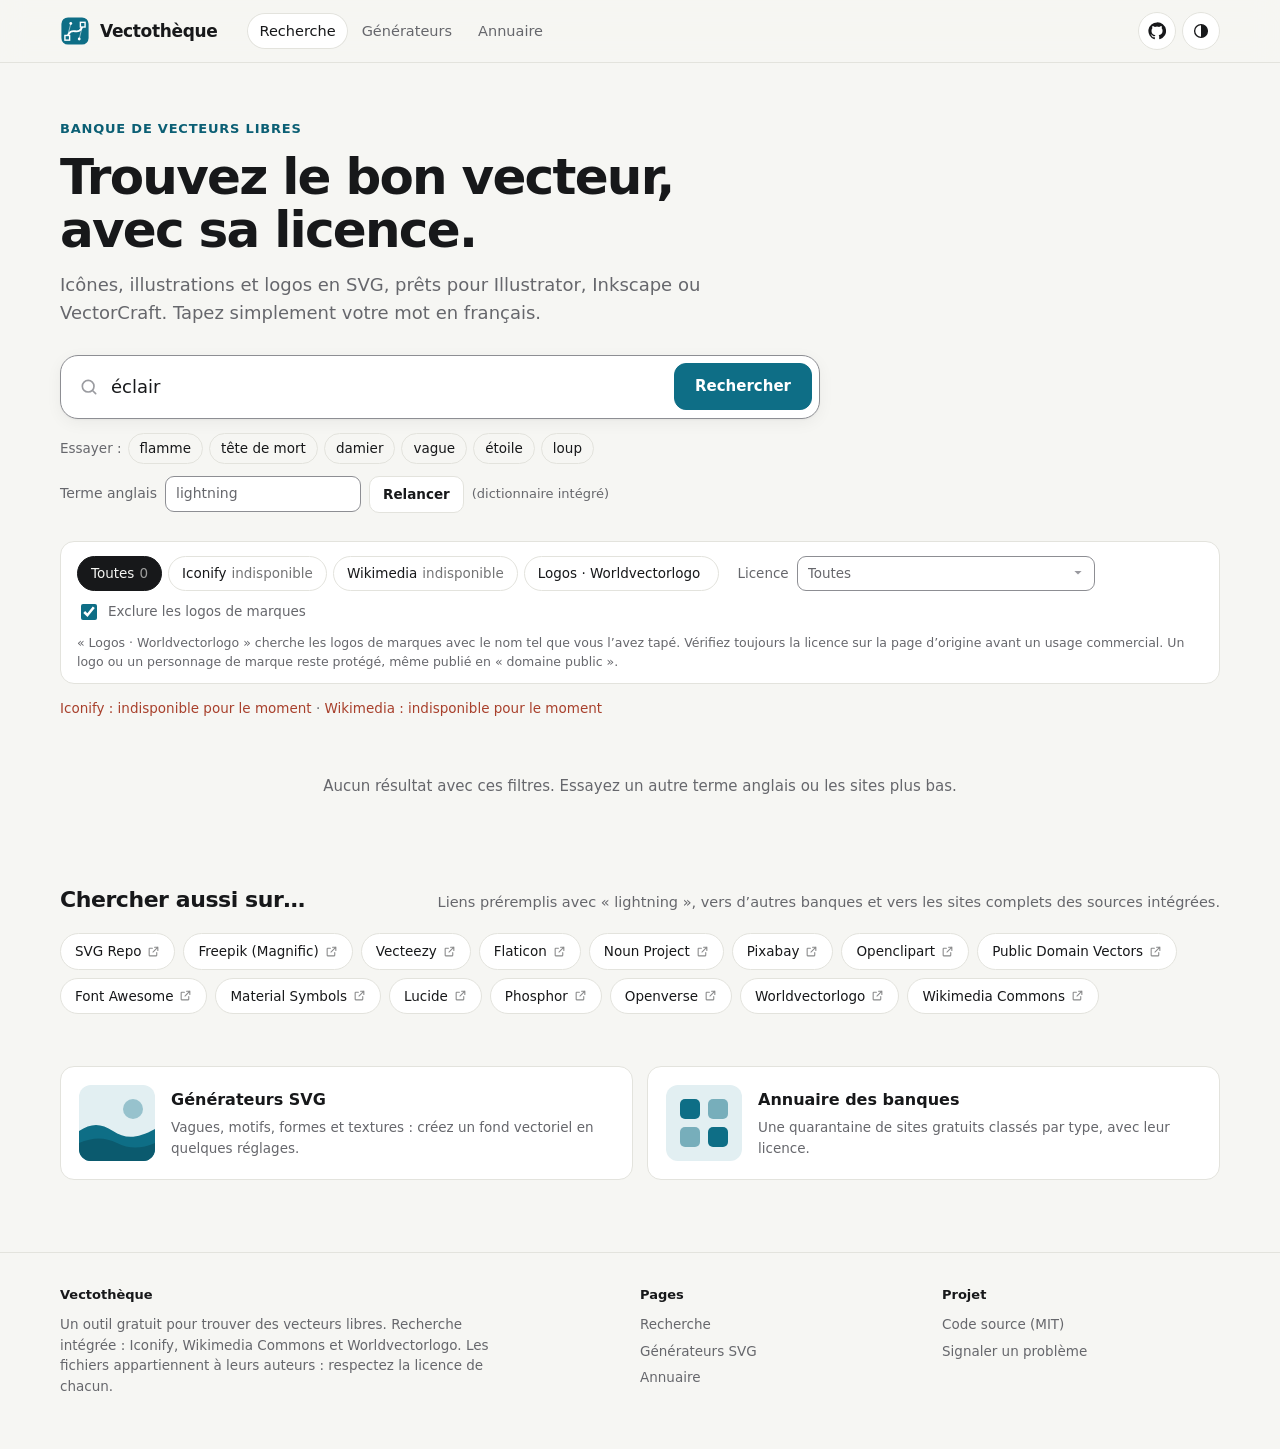
<file: index.html>
<!doctype html>
<html lang="fr">
<head>
<meta charset="utf-8">
<meta name="viewport" content="width=device-width, initial-scale=1">
<title>Vectothèque · Vecteurs SVG libres avec leur licence</title>
<meta name="description" content="Cherchez parmi des centaines de milliers d’icônes et d’illustrations SVG libres, avec leur licence, ainsi que des logos de marques. Pour Illustrator, Inkscape et VectorCraft.">
<meta property="og:title" content="Vectothèque">
<meta property="og:description" content="Icônes, illustrations et logos en SVG, avec leur licence affichée.">
<meta property="og:type" content="website">
<meta name="theme-color" content="#0e6e86">
<link rel="icon" href="assets/img/logo.svg" type="image/svg+xml">
<link rel="icon" href="favicon.ico" sizes="any">
<link rel="apple-touch-icon" href="assets/img/apple-touch-icon.png">
<link rel="manifest" href="site.webmanifest">
<link rel="stylesheet" href="assets/css/style.css?v=4">
<script>try{var t=localStorage.getItem("vt-theme");if(t&&t!=="auto")document.documentElement.setAttribute("data-theme",t)}catch(e){}</script>
</head>
<body>

<header class="site-header">
  <div class="wrap">
    <a class="brand" href="index.html"><img src="assets/img/logo.svg" alt="">Vectothèque</a>
    <nav class="nav" aria-label="Pages">
      <a href="index.html" aria-current="page">Recherche</a>
      <a href="generateurs.html">Générateurs</a>
      <a href="annuaire.html">Annuaire</a>
    </nav>
    <div class="header-actions">
      <a class="icon-btn" href="https://github.com/egstar38-afk/vectotheque" target="_blank" rel="noopener" title="Code source sur GitHub" aria-label="Code source sur GitHub">
        <svg viewBox="0 0 24 24" fill="currentColor"><path d="M12 .5a11.5 11.5 0 0 0-3.64 22.41c.58.1.79-.25.79-.56v-2c-3.2.7-3.88-1.37-3.88-1.37-.52-1.33-1.28-1.69-1.28-1.69-1.05-.71.08-.7.08-.7 1.16.08 1.77 1.19 1.77 1.19 1.03 1.77 2.7 1.26 3.36.96.1-.75.4-1.26.73-1.55-2.55-.29-5.24-1.28-5.24-5.68 0-1.26.45-2.28 1.19-3.09-.12-.29-.52-1.46.11-3.05 0 0 .97-.31 3.17 1.18a11 11 0 0 1 5.77 0c2.2-1.49 3.17-1.18 3.17-1.18.63 1.59.23 2.76.11 3.05.74.81 1.19 1.83 1.19 3.09 0 4.41-2.69 5.38-5.26 5.67.41.36.78 1.06.78 2.14v3.17c0 .31.21.67.8.56A11.5 11.5 0 0 0 12 .5z"/></svg>
      </a>
      <button class="icon-btn" id="themeBtn" type="button"></button>
    </div>
  </div>
</header>

<main class="wrap">

  <section class="hero" aria-labelledby="h1">
    <p class="eyebrow">Banque de vecteurs libres</p>
    <h1 id="h1">Trouvez le bon vecteur, avec sa licence.</h1>
    <p class="lead">Icônes, illustrations et logos en SVG, prêts pour Illustrator, Inkscape ou VectorCraft. Tapez simplement votre mot en français.</p>

    <form class="searchbox" id="searchForm" role="search">
      <svg viewBox="0 0 24 24" fill="none" stroke="currentColor" stroke-width="2" stroke-linecap="round"><circle cx="11" cy="11" r="7"/><path d="m20 20-3.5-3.5"/></svg>
      <label class="sr" for="q">Mot-clé en français</label>
      <input id="q" name="q" type="search" placeholder="Éclair, flamme, tête de mort, vague…" autocomplete="off" value="éclair">
      <button class="btn" type="submit">Rechercher</button>
    </form>
    <div class="under-search">
      <div class="suggest" id="suggest">
        <span>Essayer :</span>
        <button type="button">flamme</button>
        <button type="button">tête de mort</button>
        <button type="button">damier</button>
        <button type="button">vague</button>
        <button type="button">étoile</button>
        <button type="button">loup</button>
      </div>
      <div class="term-row">
        <label for="term">Terme anglais</label>
        <input class="term-input" id="term" type="text" autocomplete="off" spellcheck="false" title="Le terme réellement cherché. Corrigez-le si la traduction ne convient pas.">
        <button class="btn ghost small" id="termBtn" type="button">Relancer</button>
        <span class="note" id="termNote"></span>
      </div>
    </div>
  </section>

  <section aria-label="Résultats">
    <div class="panel filters">
      <div class="toolbar">
        <div class="chips" id="sourceChips" role="group" aria-label="Filtrer par source"></div>
        <label class="field-label">Licence
          <select class="select" id="licFilter">
            <option value="all">Toutes</option>
            <option value="commercial">Usage commercial possible</option>
            <option value="noattrib">Sans attribution (CC0, MIT, Apache…)</option>
            <option value="libre">Domaine public / CC0 uniquement</option>
          </select>
        </label>
        <label class="check"><input type="checkbox" id="noLogos" checked> Exclure les logos de marques</label>
      </div>
      <p class="filters-note">« Logos · Worldvectorlogo » cherche les logos de marques avec le nom tel que vous l’avez tapé. Vérifiez toujours la licence sur la page d’origine avant un usage commercial. Un logo ou un personnage de marque reste protégé, même publié en « domaine public ».</p>
    </div>
    <p class="status" id="status" aria-live="polite"></p>
    <div class="grid" id="grid"></div>
    <div class="more-row" id="moreRow" hidden><button class="btn ghost" id="moreBtn" type="button">Plus de résultats</button></div>
  </section>

  <section class="section" aria-labelledby="h-ailleurs">
    <div class="section-head">
      <h2 id="h-ailleurs">Chercher aussi sur…</h2>
      <p id="elsewhereQ"></p>
    </div>
    <div class="elsewhere" id="elsewhere"></div>
  </section>

  <section class="section" aria-label="Autres pages">
    <div class="tiles">
      <a class="tile" href="generateurs.html">
        <div class="art"><svg viewBox="0 0 76 76" preserveAspectRatio="none"><path d="M0 46c12-8 22-8 34 0s24 8 42-2v32H0z" fill="#0e6e86"/><path d="M0 58c14-6 26-6 38 0s24 6 38 0v18H0z" fill="#0b5a6e"/><circle cx="54" cy="24" r="10" fill="#0e6e86" opacity=".35"/></svg></div>
        <div><h3>Générateurs SVG</h3><p>Vagues, motifs, formes et textures : créez un fond vectoriel en quelques réglages.</p></div>
      </a>
      <a class="tile" href="annuaire.html">
        <div class="art"><svg viewBox="0 0 76 76"><g fill="#0e6e86"><rect x="14" y="14" width="20" height="20" rx="5"/><rect x="42" y="14" width="20" height="20" rx="5" opacity=".5"/><rect x="14" y="42" width="20" height="20" rx="5" opacity=".5"/><rect x="42" y="42" width="20" height="20" rx="5"/></g></svg></div>
        <div><h3>Annuaire des banques</h3><p>Une quarantaine de sites gratuits classés par type, avec leur licence.</p></div>
      </a>
    </div>
  </section>

</main>

<footer class="site-footer">
  <div class="wrap cols">
    <div>
      <h3>Vectothèque</h3>
      <p>Un outil gratuit pour trouver des vecteurs libres. Recherche intégrée : Iconify, Wikimedia Commons et Worldvectorlogo. Les fichiers appartiennent à leurs auteurs : respectez la licence de chacun.</p>
    </div>
    <div>
      <h3>Pages</h3>
      <ul><li><a href="index.html">Recherche</a></li><li><a href="generateurs.html">Générateurs SVG</a></li><li><a href="annuaire.html">Annuaire</a></li></ul>
    </div>
    <div>
      <h3>Projet</h3>
      <ul>
        <li><a href="https://github.com/egstar38-afk/vectotheque" target="_blank" rel="noopener">Code source (MIT)</a></li>
        <li><a href="https://github.com/egstar38-afk/vectotheque/issues" target="_blank" rel="noopener">Signaler un problème</a></li>
      </ul>
    </div>
  </div>
</footer>

<script src="assets/js/core.js?v=4"></script>
<script src="assets/js/traduction.js?v=4"></script>
<script src="assets/js/recherche.js?v=4"></script>
</body>
</html>
</file>
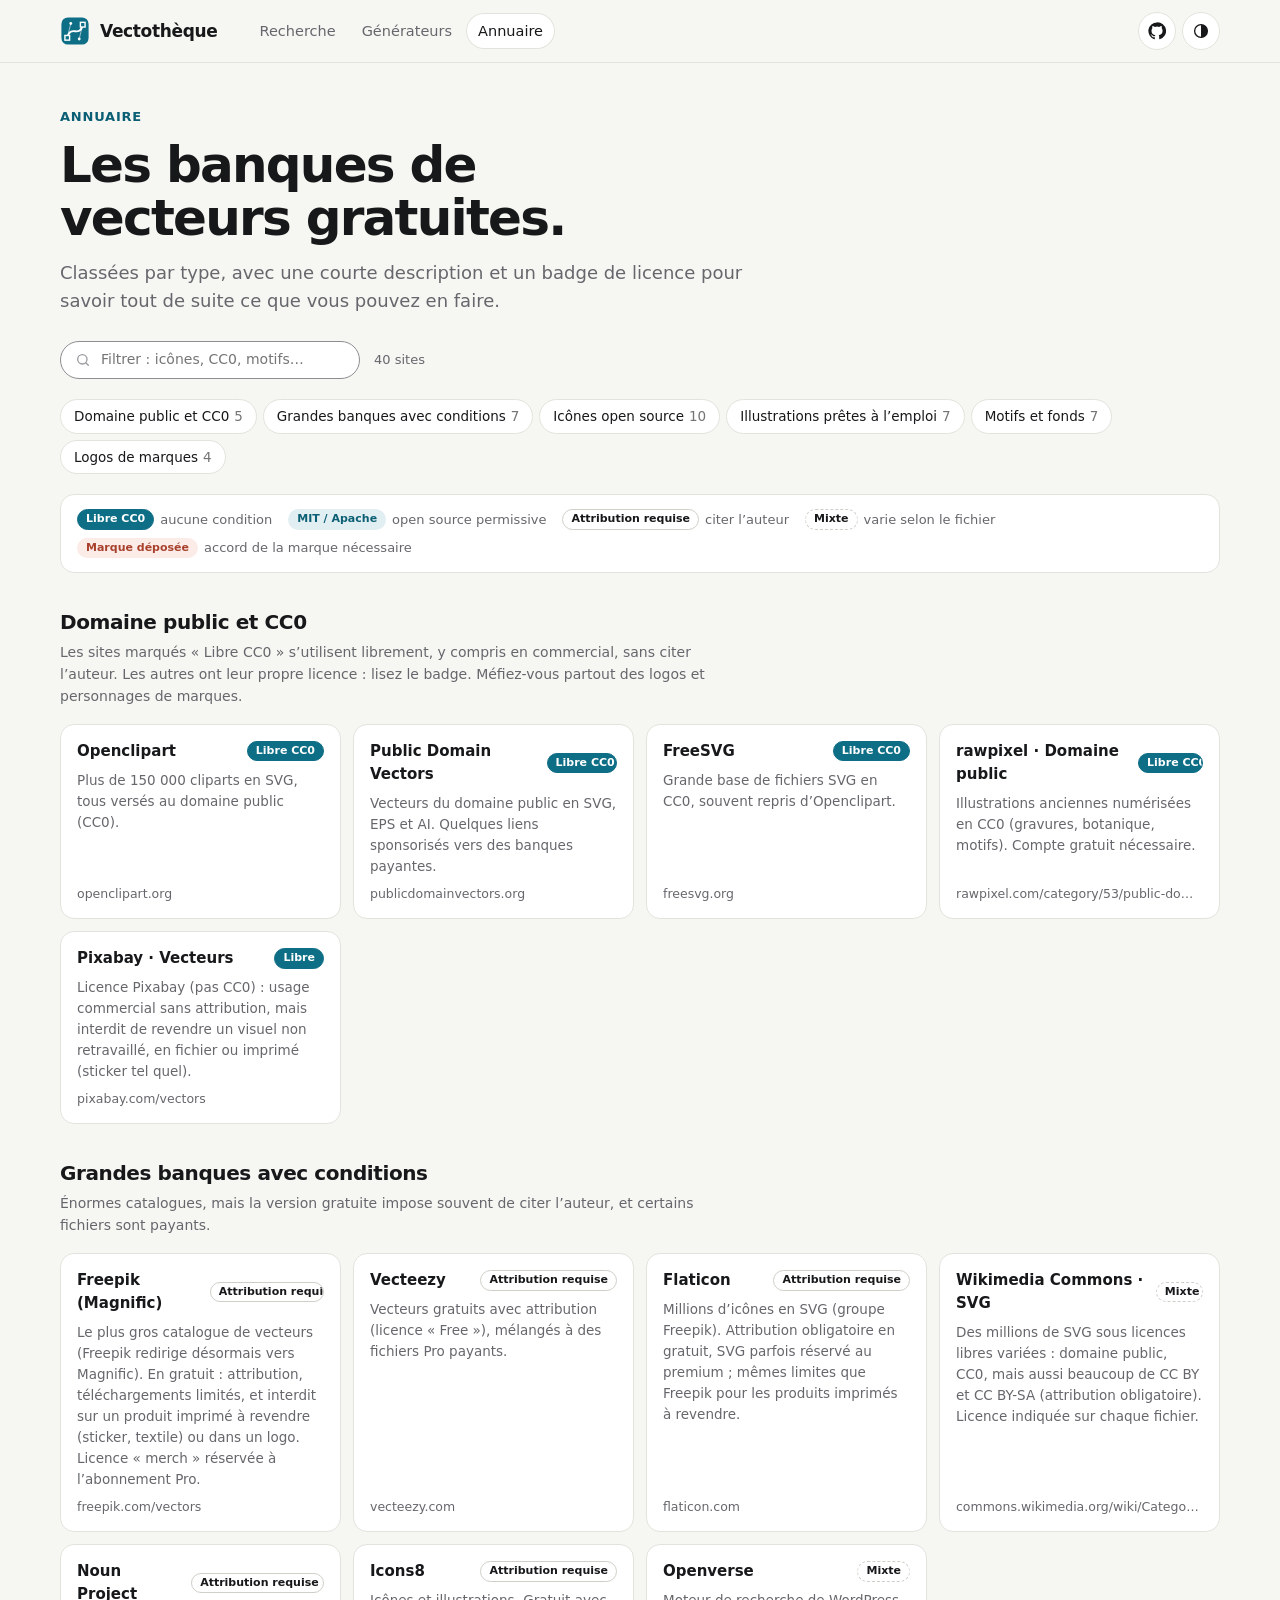
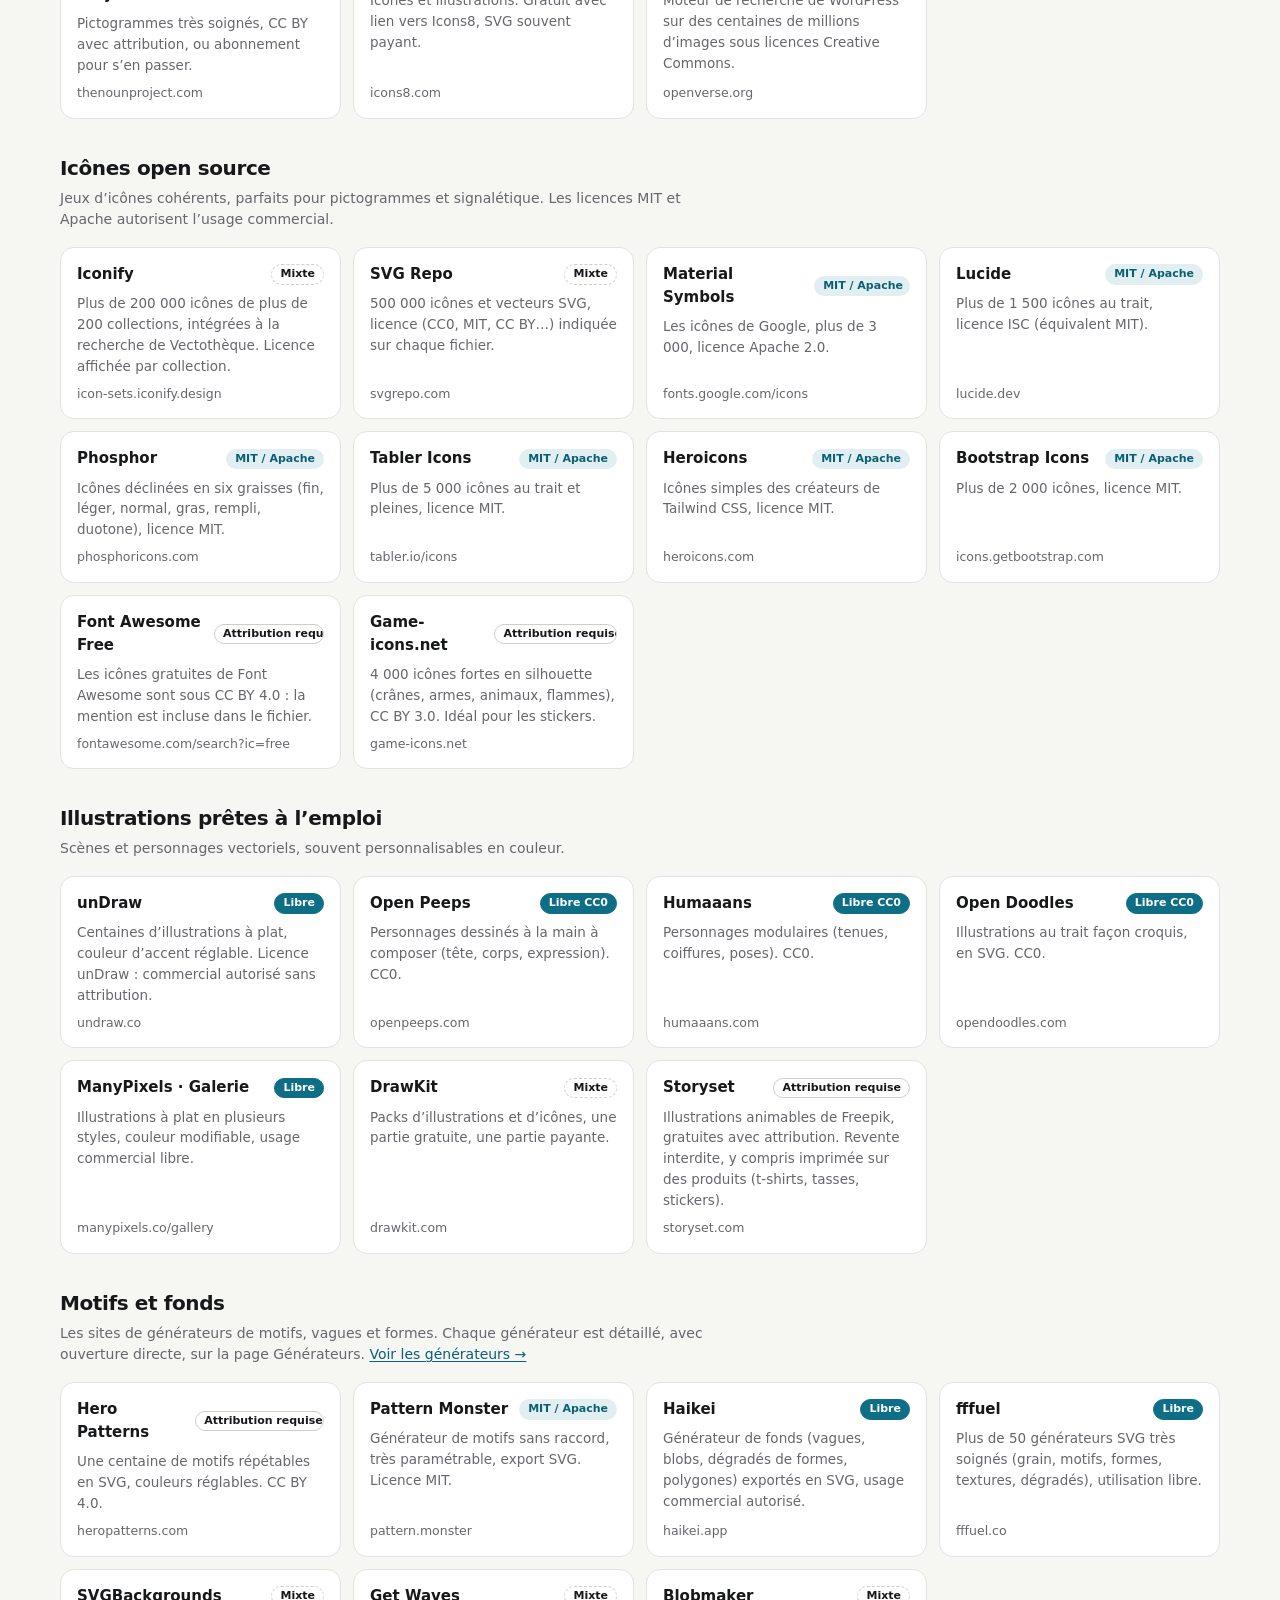
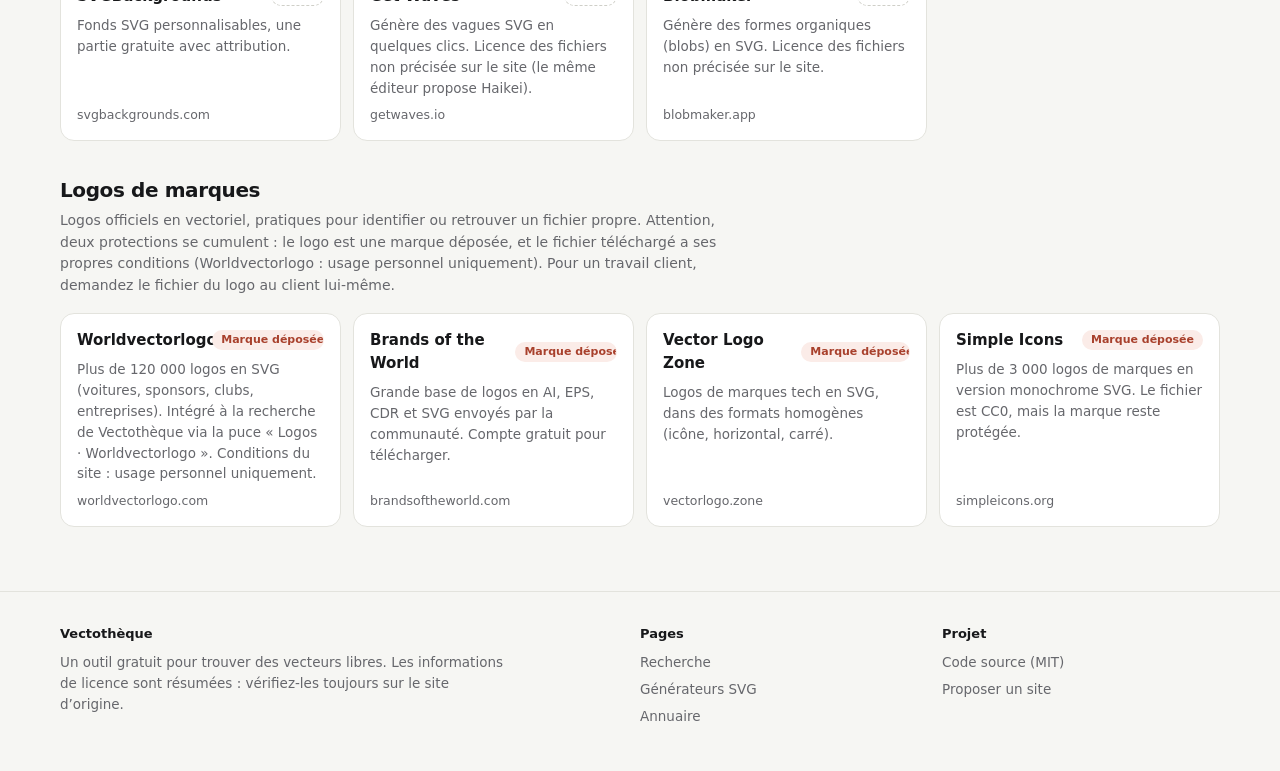
<file: annuaire.html>
<!doctype html>
<html lang="fr">
<head>
<meta charset="utf-8">
<meta name="viewport" content="width=device-width, initial-scale=1">
<title>Annuaire des banques de vecteurs gratuites · Vectothèque</title>
<meta name="description" content="Les banques gratuites de fichiers vectoriels (SVG, AI, EPS) classées par type, avec leur licence : domaine public, icônes open source, illustrations, motifs, logos.">
<meta property="og:title" content="Annuaire des banques de vecteurs gratuites · Vectothèque">
<meta property="og:type" content="website">
<meta name="theme-color" content="#0e6e86">
<link rel="icon" href="assets/img/logo.svg" type="image/svg+xml">
<link rel="icon" href="favicon.ico" sizes="any">
<link rel="apple-touch-icon" href="assets/img/apple-touch-icon.png">
<link rel="manifest" href="site.webmanifest">
<link rel="stylesheet" href="assets/css/style.css?v=4">
<script>try{var t=localStorage.getItem("vt-theme");if(t&&t!=="auto")document.documentElement.setAttribute("data-theme",t)}catch(e){}</script>
</head>
<body>

<header class="site-header">
  <div class="wrap">
    <a class="brand" href="index.html"><img src="assets/img/logo.svg" alt="">Vectothèque</a>
    <nav class="nav" aria-label="Pages">
      <a href="index.html">Recherche</a>
      <a href="generateurs.html">Générateurs</a>
      <a href="annuaire.html" aria-current="page">Annuaire</a>
    </nav>
    <div class="header-actions">
      <a class="icon-btn" href="https://github.com/egstar38-afk/vectotheque" target="_blank" rel="noopener" title="Code source sur GitHub" aria-label="Code source sur GitHub">
        <svg viewBox="0 0 24 24" fill="currentColor"><path d="M12 .5a11.5 11.5 0 0 0-3.64 22.41c.58.1.79-.25.79-.56v-2c-3.2.7-3.88-1.37-3.88-1.37-.52-1.33-1.28-1.69-1.28-1.69-1.05-.71.08-.7.08-.7 1.16.08 1.77 1.19 1.77 1.19 1.03 1.77 2.7 1.26 3.36.96.1-.75.4-1.26.73-1.55-2.55-.29-5.24-1.28-5.24-5.68 0-1.26.45-2.28 1.19-3.09-.12-.29-.52-1.46.11-3.05 0 0 .97-.31 3.17 1.18a11 11 0 0 1 5.77 0c2.2-1.49 3.17-1.18 3.17-1.18.63 1.59.23 2.76.11 3.05.74.81 1.19 1.83 1.19 3.09 0 4.41-2.69 5.38-5.26 5.67.41.36.78 1.06.78 2.14v3.17c0 .31.21.67.8.56A11.5 11.5 0 0 0 12 .5z"/></svg>
      </a>
      <button class="icon-btn" id="themeBtn" type="button"></button>
    </div>
  </div>
</header>

<main class="wrap">

  <section class="hero compact" aria-labelledby="h1">
    <p class="eyebrow">Annuaire</p>
    <h1 id="h1">Les banques de vecteurs gratuites.</h1>
    <p class="lead">Classées par type, avec une courte description et un badge de licence pour savoir tout de suite ce que vous pouvez en faire.</p>

    <div class="gen-toolbar">
      <label class="gen-search">
        <svg viewBox="0 0 24 24" fill="none" stroke="currentColor" stroke-width="2" stroke-linecap="round"><circle cx="11" cy="11" r="7"/><path d="m20 20-3.5-3.5"/></svg>
        <span class="sr">Filtrer l’annuaire</span>
        <input id="dirFilter" type="search" placeholder="Filtrer : icônes, CC0, motifs…" autocomplete="off">
      </label>
      <span class="note" id="dirCount"></span>
    </div>
    <div class="dir-nav chips" id="dirNav"></div>
  </section>

  <div class="legend panel">
    <span class="lg"><span class="badge libre">Libre CC0</span> aucune condition</span>
    <span class="lg"><span class="badge oss">MIT / Apache</span> open source permissive</span>
    <span class="lg"><span class="badge attrib">Attribution requise</span> citer l’auteur</span>
    <span class="lg"><span class="badge mixte">Mixte</span> varie selon le fichier</span>
    <span class="lg"><span class="badge tm">Marque déposée</span> accord de la marque nécessaire</span>
  </div>

  <div id="directory"></div>

</main>

<footer class="site-footer">
  <div class="wrap cols">
    <div>
      <h3>Vectothèque</h3>
      <p>Un outil gratuit pour trouver des vecteurs libres. Les informations de licence sont résumées : vérifiez-les toujours sur le site d’origine.</p>
    </div>
    <div>
      <h3>Pages</h3>
      <ul><li><a href="index.html">Recherche</a></li><li><a href="generateurs.html">Générateurs SVG</a></li><li><a href="annuaire.html">Annuaire</a></li></ul>
    </div>
    <div>
      <h3>Projet</h3>
      <ul>
        <li><a href="https://github.com/egstar38-afk/vectotheque" target="_blank" rel="noopener">Code source (MIT)</a></li>
        <li><a href="https://github.com/egstar38-afk/vectotheque/issues" target="_blank" rel="noopener">Proposer un site</a></li>
      </ul>
    </div>
  </div>
</footer>

<script src="assets/js/core.js?v=4"></script>
<script src="assets/js/annuaire.js?v=4"></script>
</body>
</html>
</file>
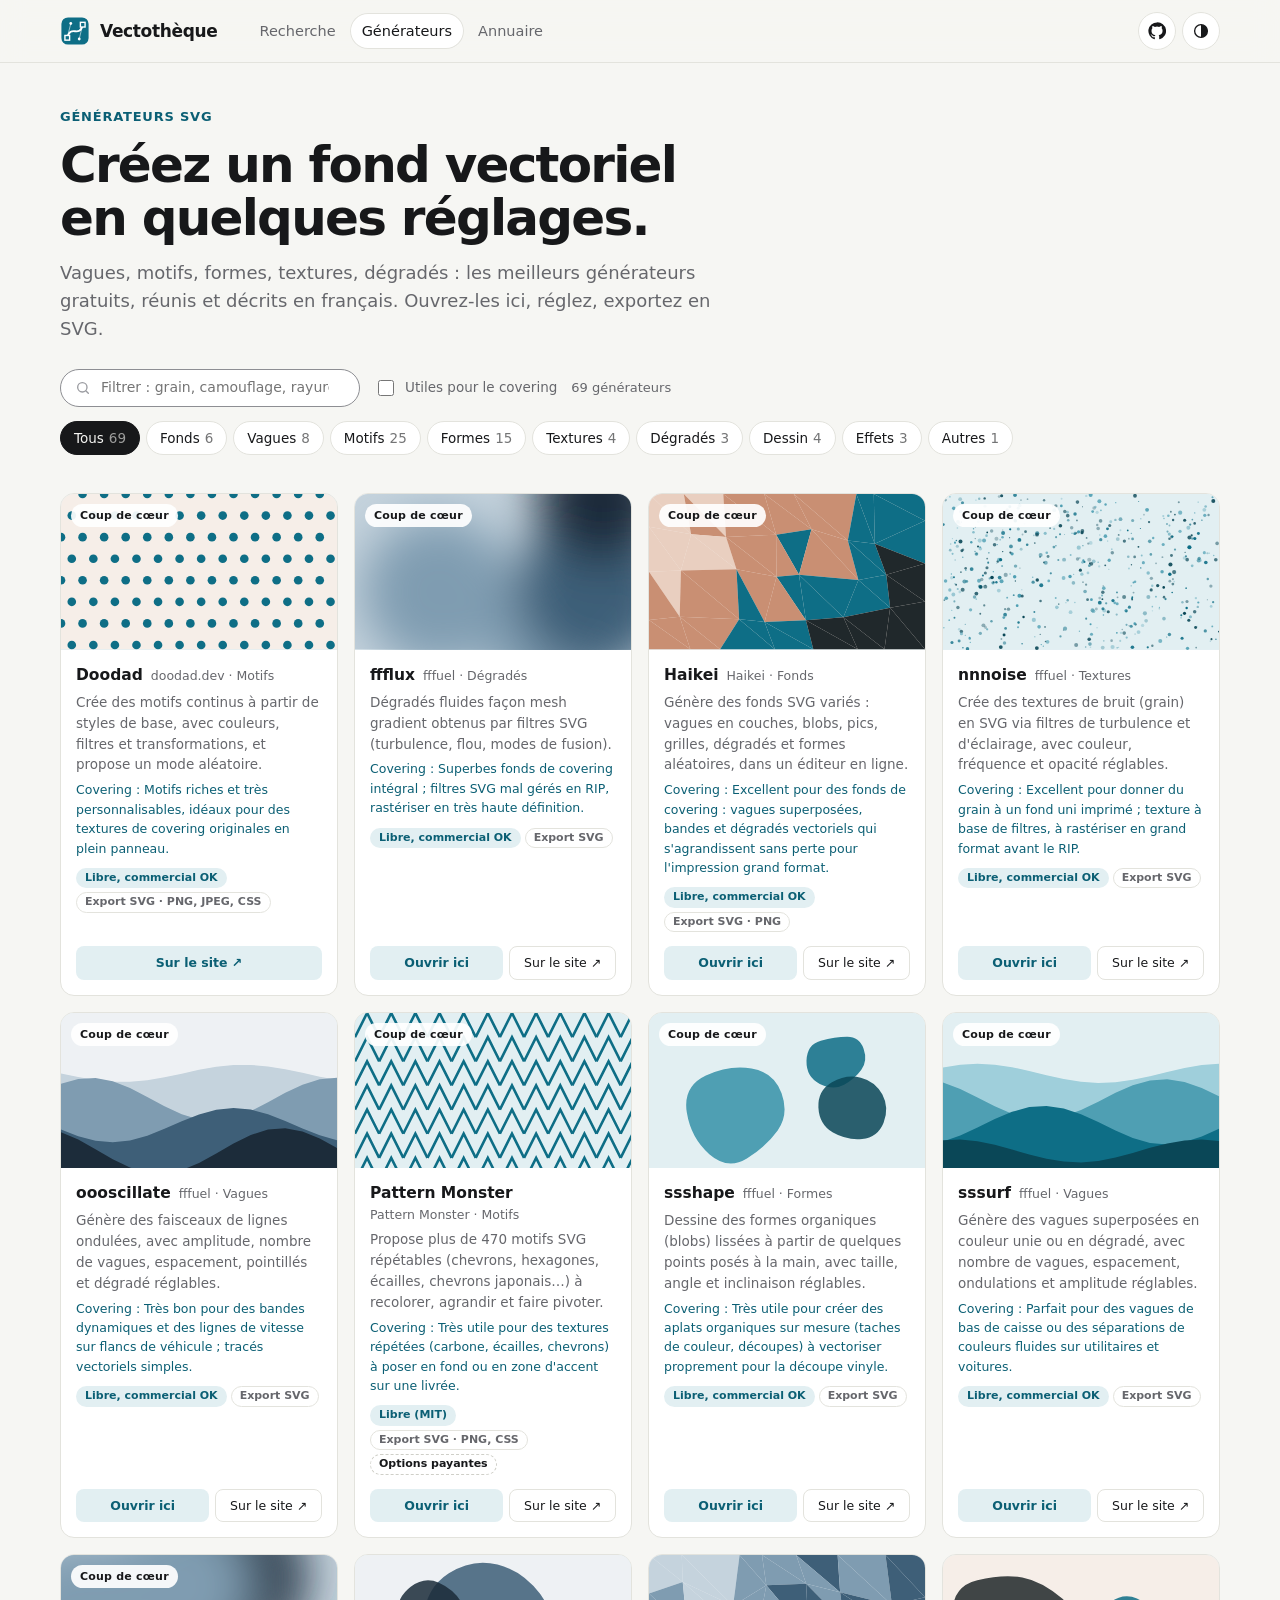
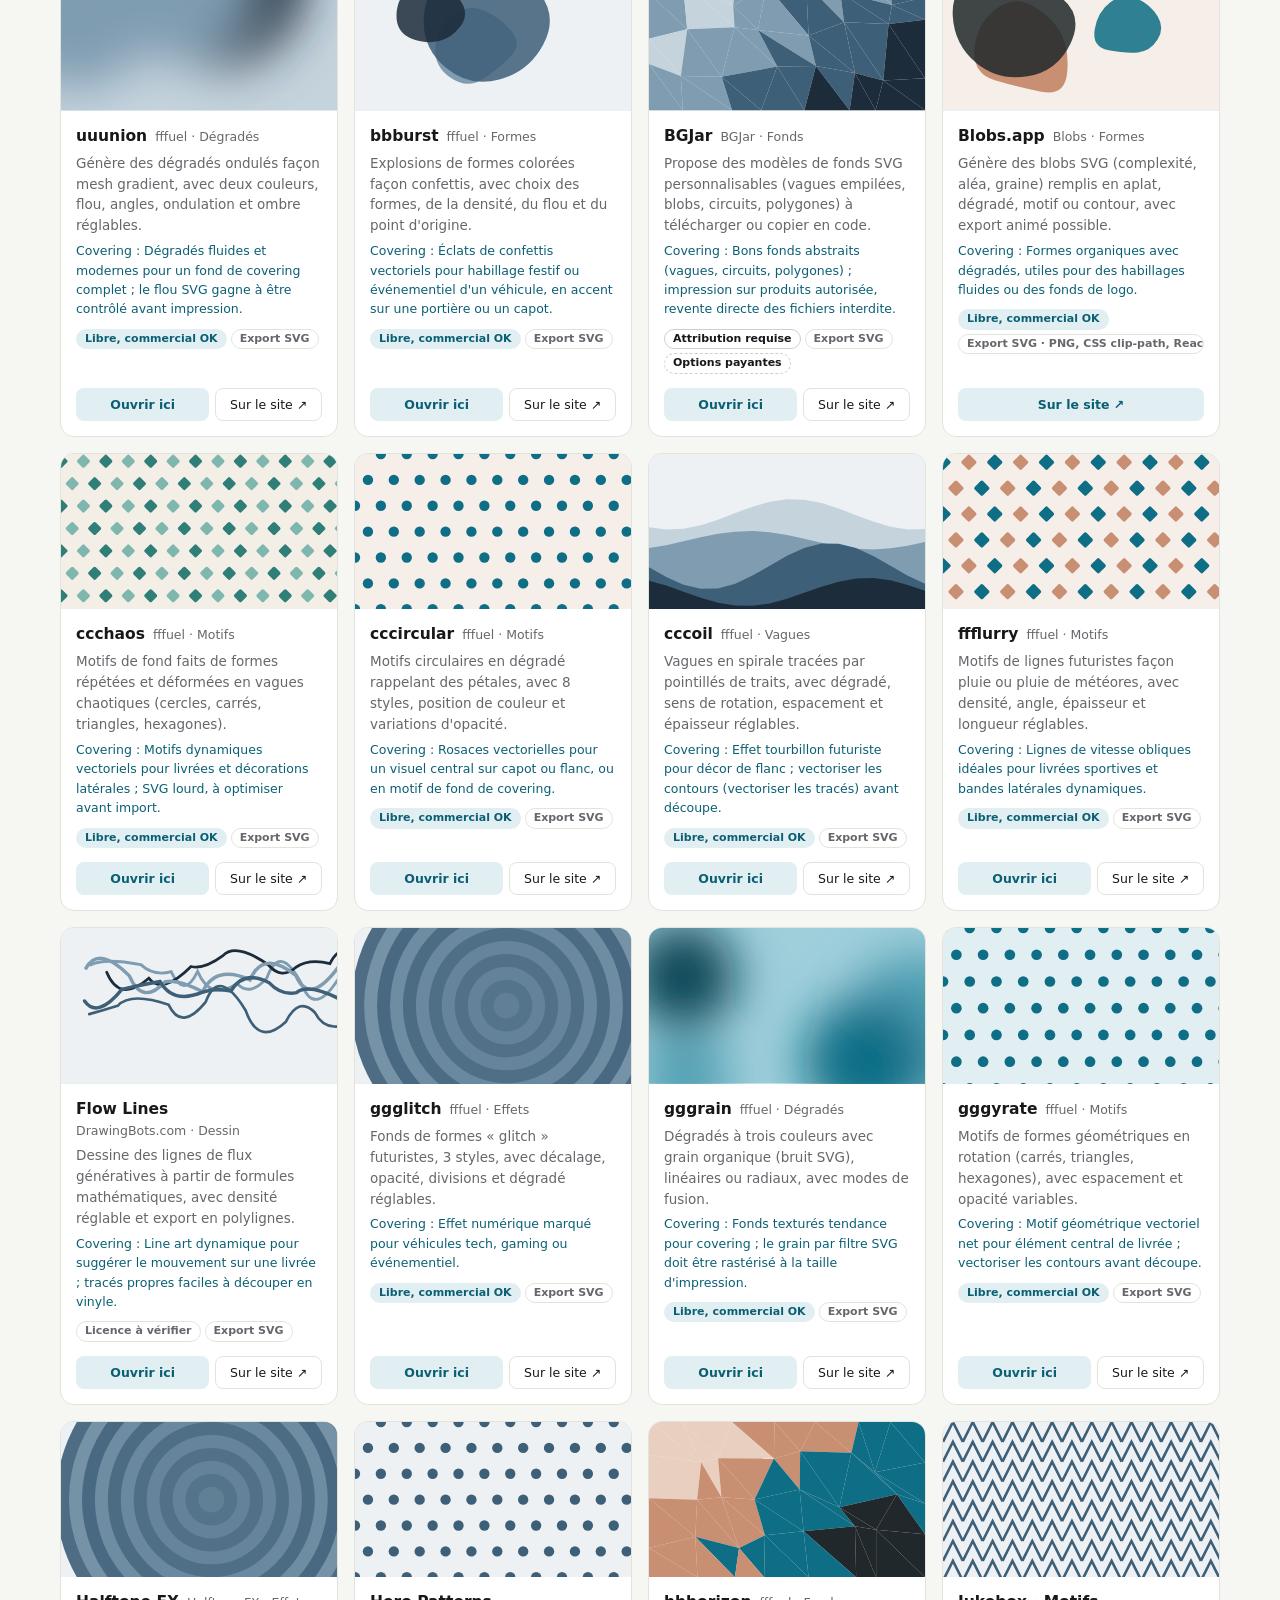
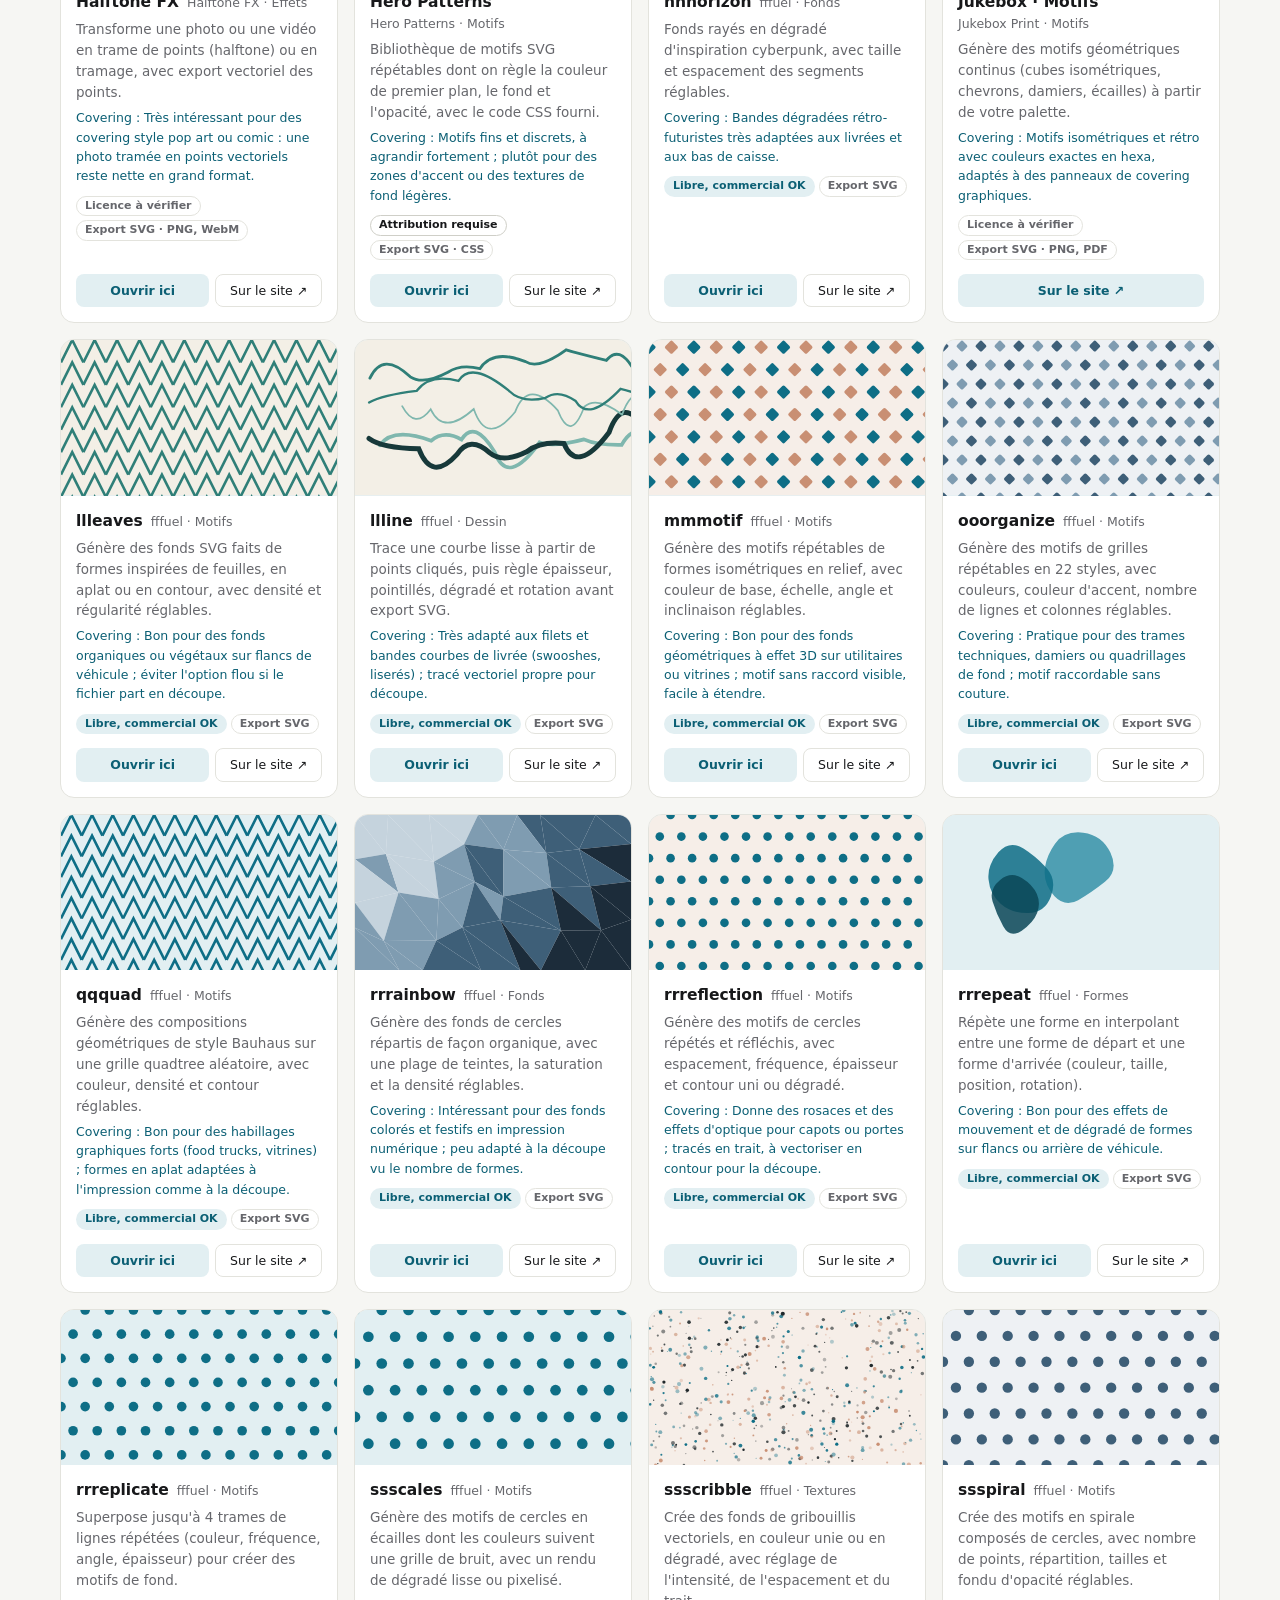
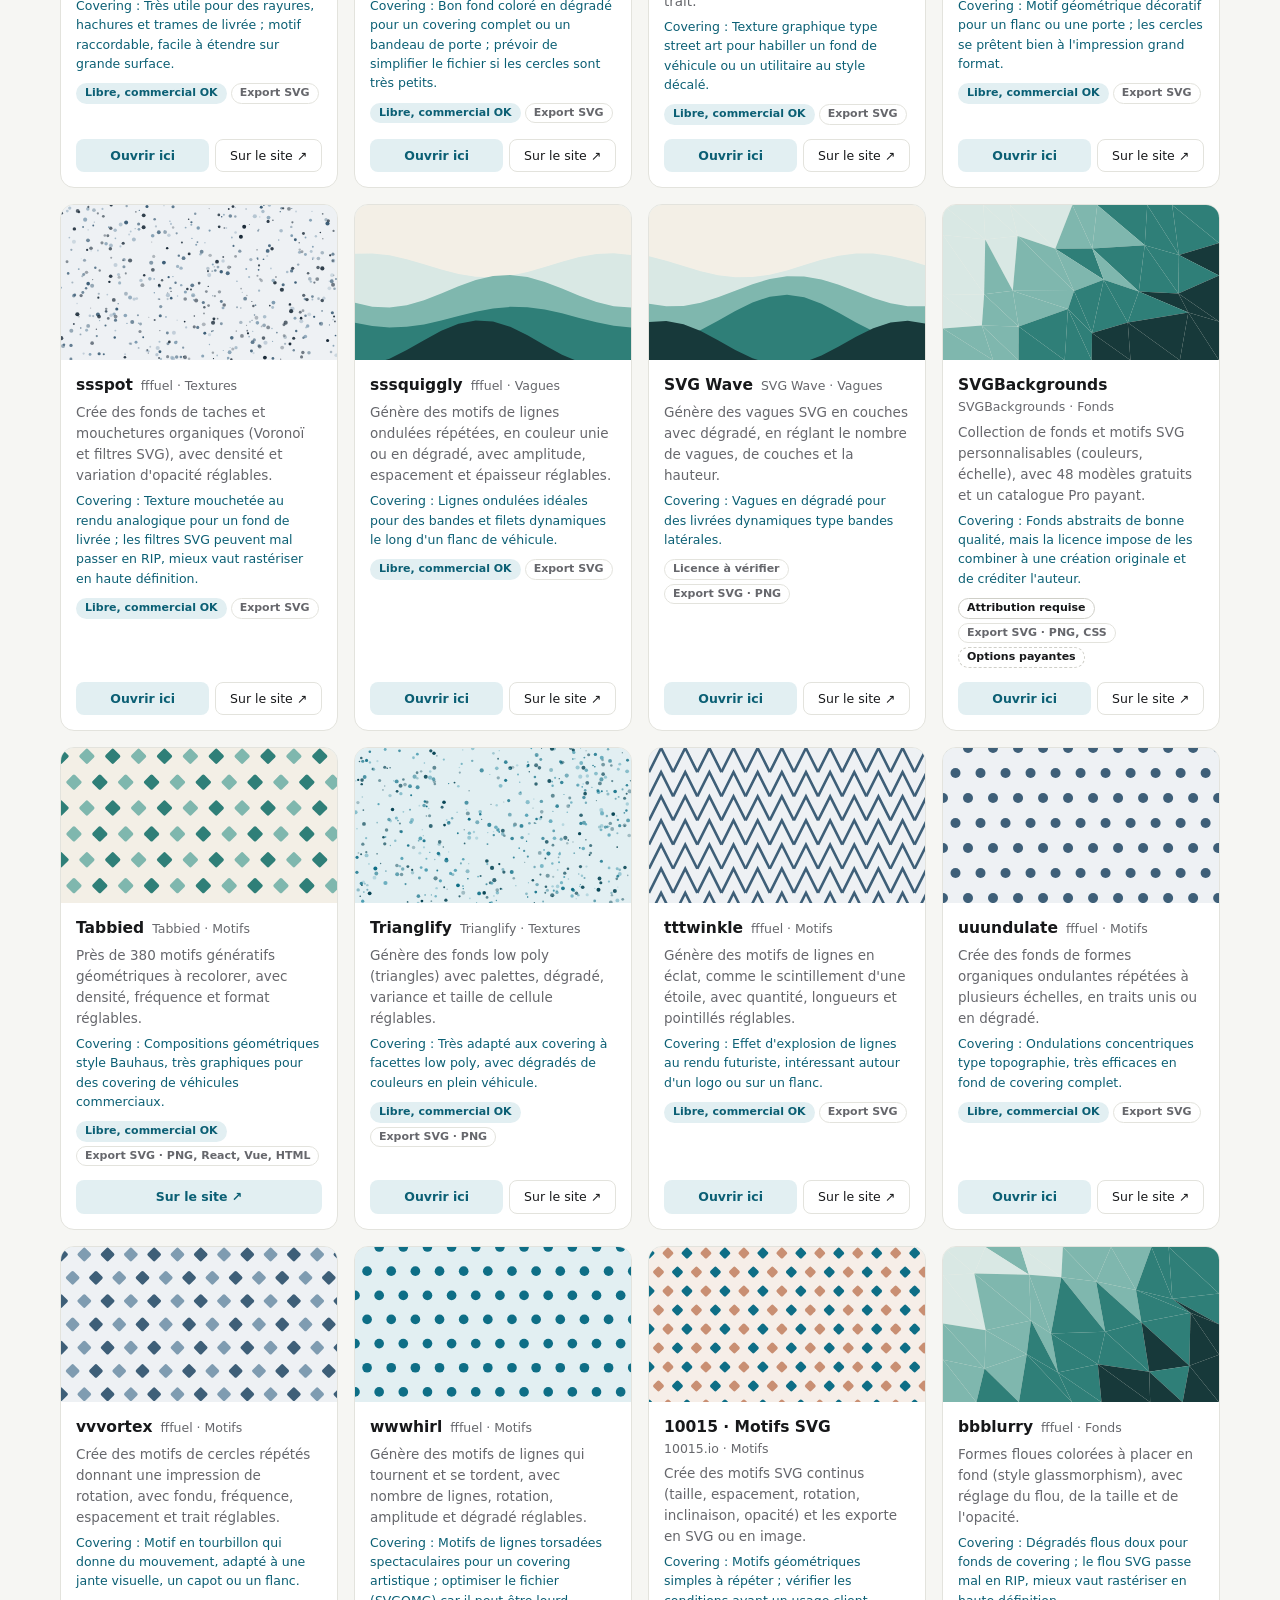
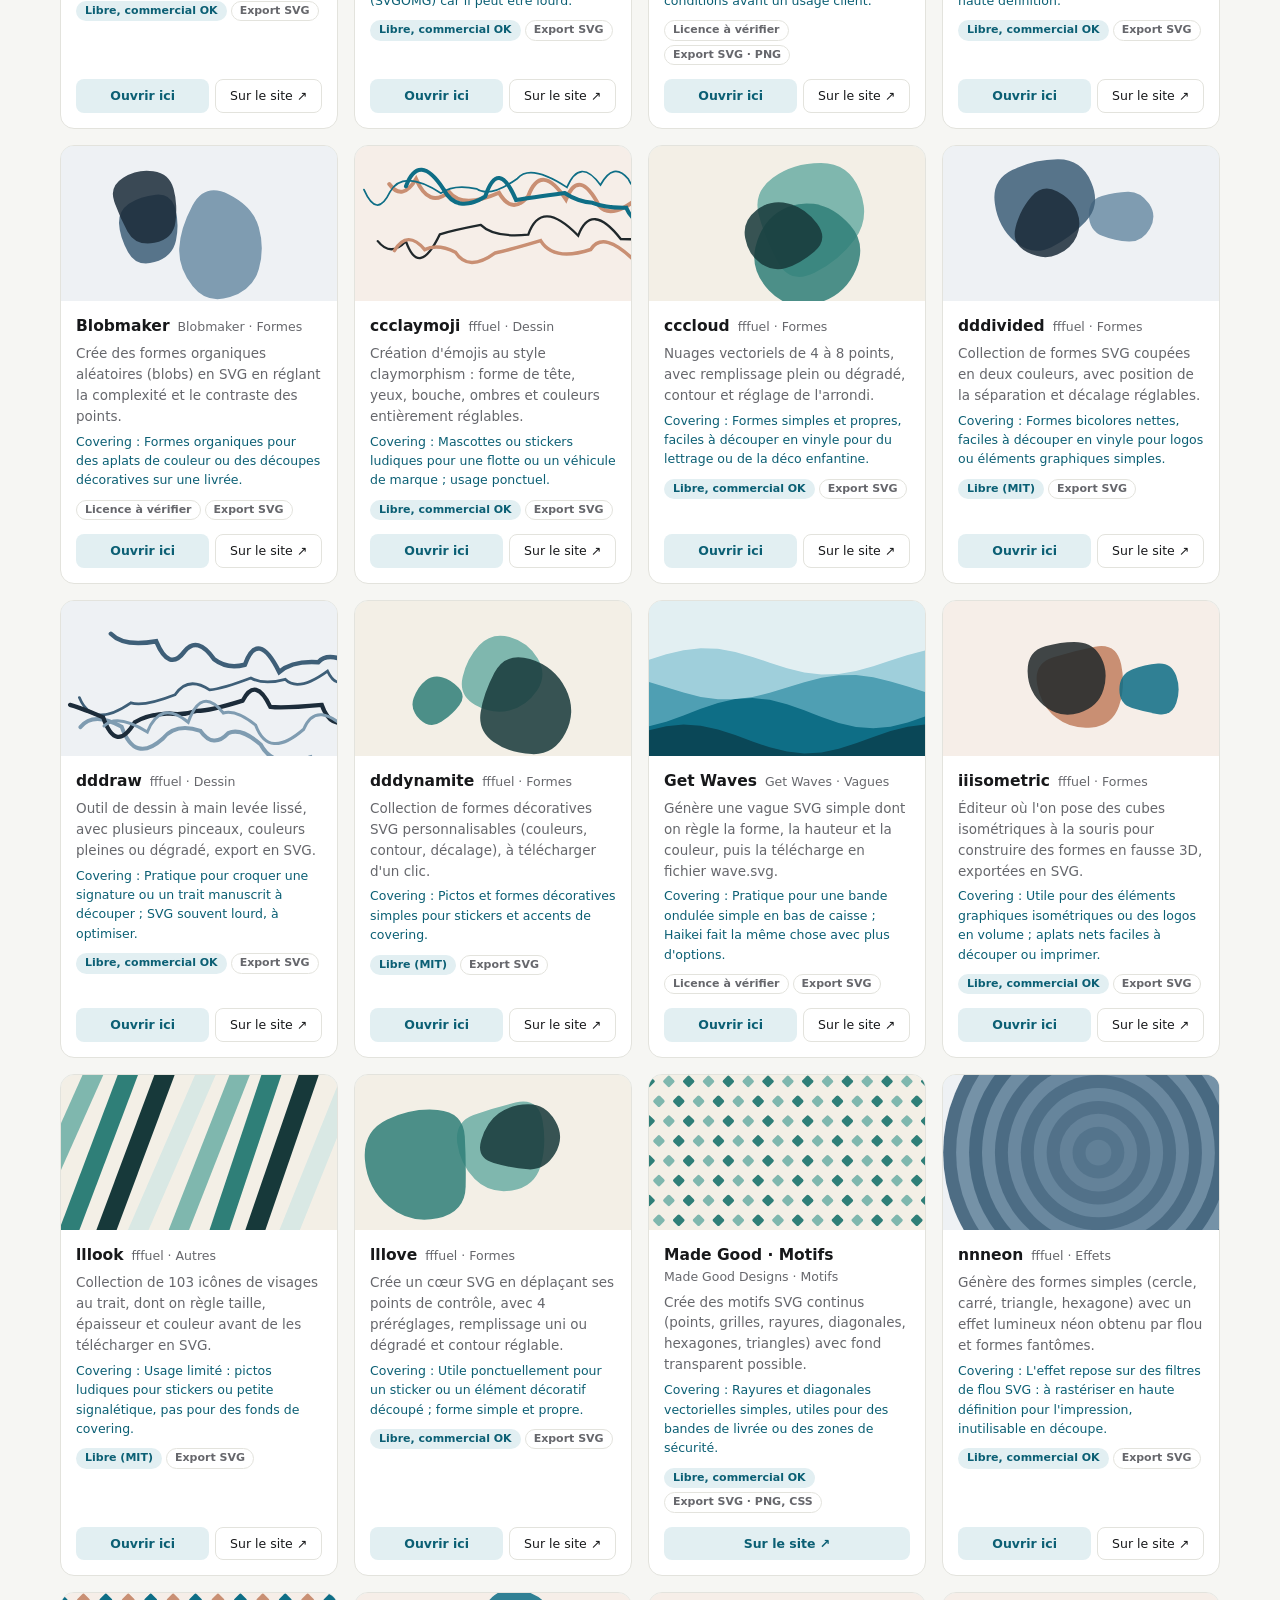
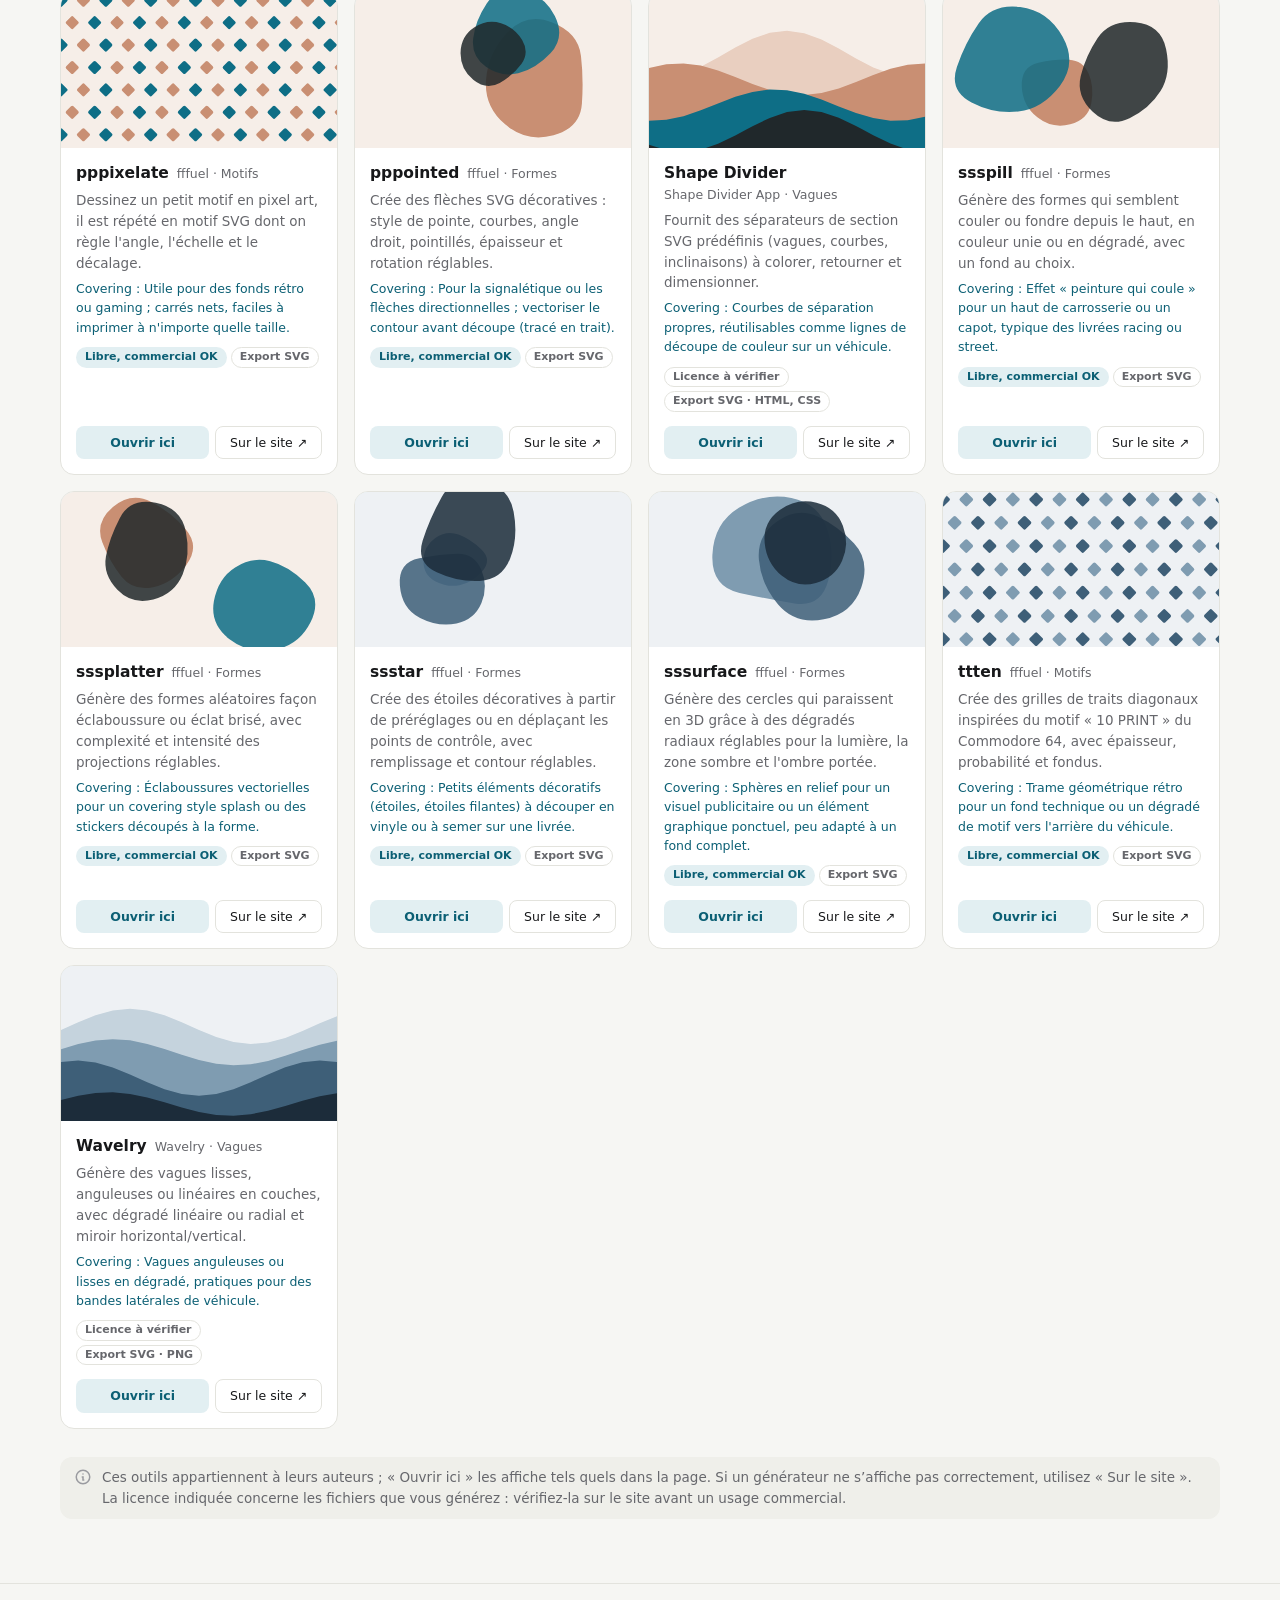
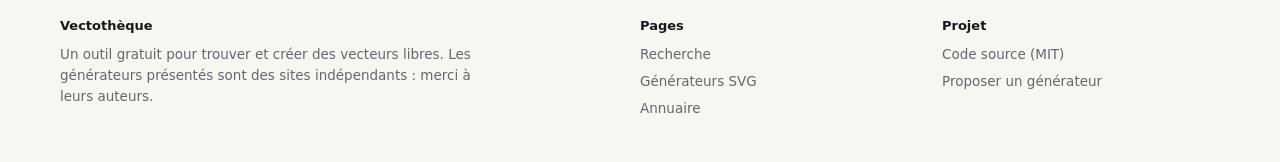
<file: generateurs.html>
<!doctype html>
<html lang="fr">
<head>
<meta charset="utf-8">
<meta name="viewport" content="width=device-width, initial-scale=1">
<title>Générateurs SVG gratuits · Vectothèque</title>
<meta name="description" content="Les meilleurs générateurs SVG gratuits réunis : vagues, motifs, formes, textures, dégradés. Ouvrez-les directement dans la page et exportez en vectoriel.">
<meta property="og:title" content="Générateurs SVG gratuits · Vectothèque">
<meta property="og:type" content="website">
<meta name="theme-color" content="#0e6e86">
<link rel="icon" href="assets/img/logo.svg" type="image/svg+xml">
<link rel="icon" href="favicon.ico" sizes="any">
<link rel="apple-touch-icon" href="assets/img/apple-touch-icon.png">
<link rel="manifest" href="site.webmanifest">
<link rel="stylesheet" href="assets/css/style.css?v=4">
<script>try{var t=localStorage.getItem("vt-theme");if(t&&t!=="auto")document.documentElement.setAttribute("data-theme",t)}catch(e){}</script>
</head>
<body>

<header class="site-header">
  <div class="wrap">
    <a class="brand" href="index.html"><img src="assets/img/logo.svg" alt="">Vectothèque</a>
    <nav class="nav" aria-label="Pages">
      <a href="index.html">Recherche</a>
      <a href="generateurs.html" aria-current="page">Générateurs</a>
      <a href="annuaire.html">Annuaire</a>
    </nav>
    <div class="header-actions">
      <a class="icon-btn" href="https://github.com/egstar38-afk/vectotheque" target="_blank" rel="noopener" title="Code source sur GitHub" aria-label="Code source sur GitHub">
        <svg viewBox="0 0 24 24" fill="currentColor"><path d="M12 .5a11.5 11.5 0 0 0-3.64 22.41c.58.1.79-.25.79-.56v-2c-3.2.7-3.88-1.37-3.88-1.37-.52-1.33-1.28-1.69-1.28-1.69-1.05-.71.08-.7.08-.7 1.16.08 1.77 1.19 1.77 1.19 1.03 1.77 2.7 1.26 3.36.96.1-.75.4-1.26.73-1.55-2.55-.29-5.24-1.28-5.24-5.68 0-1.26.45-2.28 1.19-3.09-.12-.29-.52-1.46.11-3.05 0 0 .97-.31 3.17 1.18a11 11 0 0 1 5.77 0c2.2-1.49 3.17-1.18 3.17-1.18.63 1.59.23 2.76.11 3.05.74.81 1.19 1.83 1.19 3.09 0 4.41-2.69 5.38-5.26 5.67.41.36.78 1.06.78 2.14v3.17c0 .31.21.67.8.56A11.5 11.5 0 0 0 12 .5z"/></svg>
      </a>
      <button class="icon-btn" id="themeBtn" type="button"></button>
    </div>
  </div>
</header>

<main class="wrap">

  <section class="hero compact" aria-labelledby="h1">
    <p class="eyebrow">Générateurs SVG</p>
    <h1 id="h1">Créez un fond vectoriel en quelques réglages.</h1>
    <p class="lead">Vagues, motifs, formes, textures, dégradés : les meilleurs générateurs gratuits, réunis et décrits en français. Ouvrez-les ici, réglez, exportez en SVG.</p>

    <div class="gen-toolbar">
      <label class="gen-search">
        <svg viewBox="0 0 24 24" fill="none" stroke="currentColor" stroke-width="2" stroke-linecap="round"><circle cx="11" cy="11" r="7"/><path d="m20 20-3.5-3.5"/></svg>
        <span class="sr">Filtrer les générateurs</span>
        <input id="genFilter" type="search" placeholder="Filtrer : grain, camouflage, rayures…" autocomplete="off">
      </label>
      <label class="check"><input type="checkbox" id="wrapOnly"> Utiles pour le covering</label>
      <span class="note" id="genCount"></span>
    </div>
    <div class="chips" id="genChips" role="group" aria-label="Catégories" style="margin-top:14px"></div>
  </section>

  <div class="gen-grid" id="genGrid"></div>

  <p class="notice" style="margin-top:28px">
    <svg viewBox="0 0 24 24" fill="none" stroke="currentColor" stroke-width="2" stroke-linecap="round"><circle cx="12" cy="12" r="9"/><path d="M12 8h.01M11 12h1v4h1"/></svg>
    <span>Ces outils appartiennent à leurs auteurs ; « Ouvrir ici » les affiche tels quels dans la page. Si un générateur ne s’affiche pas correctement, utilisez « Sur le site ». La licence indiquée concerne les fichiers que vous générez : vérifiez-la sur le site avant un usage commercial.</span>
  </p>

</main>

<dialog class="workspace" id="workspace" aria-labelledby="wsTitle">
  <div class="ws-bar">
    <div class="ws-title" id="wsTitle"></div>
    <div class="spacer"></div>
    <a class="btn ghost small" id="wsExternal" href="#" target="_blank" rel="noopener">Ouvrir sur le site ↗</a>
    <button class="btn small" id="wsClose" type="button">Fermer</button>
  </div>
  <iframe class="ws-frame" id="wsFrame" title="Générateur" src="about:blank" allow="clipboard-write; fullscreen"></iframe>
  <div class="ws-hint">Réglez le générateur puis utilisez son bouton d’export ou de téléchargement : le fichier SVG s’enregistre comme d’habitude. Pour revenir au catalogue, cliquez sur « Fermer ».</div>
</dialog>

<footer class="site-footer">
  <div class="wrap cols">
    <div>
      <h3>Vectothèque</h3>
      <p>Un outil gratuit pour trouver et créer des vecteurs libres. Les générateurs présentés sont des sites indépendants : merci à leurs auteurs.</p>
    </div>
    <div>
      <h3>Pages</h3>
      <ul><li><a href="index.html">Recherche</a></li><li><a href="generateurs.html">Générateurs SVG</a></li><li><a href="annuaire.html">Annuaire</a></li></ul>
    </div>
    <div>
      <h3>Projet</h3>
      <ul>
        <li><a href="https://github.com/egstar38-afk/vectotheque" target="_blank" rel="noopener">Code source (MIT)</a></li>
        <li><a href="https://github.com/egstar38-afk/vectotheque/issues" target="_blank" rel="noopener">Proposer un générateur</a></li>
      </ul>
    </div>
  </div>
</footer>

<script src="assets/js/core.js?v=4"></script>
<script src="assets/js/generateurs-data.js?v=4"></script>
<script src="assets/js/generateurs.js?v=4"></script>
</body>
</html>
</file>
<file: assets/css/style.css>
/* Vectothèque — feuille de style commune */

:root {
  --bg: #f6f6f3;
  --bg-2: #efefea;
  --surface: #ffffff;
  --surface-2: #f3f3ef;
  --text: #17181a;
  --muted: #66676c;
  --faint: #9a9ba0;
  --border: #e3e3dd;
  --border-strong: #cfcfc8;
  --accent: #0e6e86;
  --accent-hover: #0b5a6e;
  --accent-ink: #ffffff;
  --accent-soft: #e2eff2;
  --accent-text: #0b5f74;
  --warn: #a8402c;
  --warn-soft: #fbece8;
  --artboard: #ffffff;
  --artboard-border: #e7e7e2;
  --shadow: 0 1px 2px rgba(20, 20, 18, 0.04), 0 4px 16px rgba(20, 20, 18, 0.05);
  --shadow-lg: 0 2px 6px rgba(20, 20, 18, 0.06), 0 18px 48px rgba(20, 20, 18, 0.12);
  --radius: 14px;
  --radius-sm: 9px;
  --font: "Inter", system-ui, -apple-system, "Segoe UI", Roboto, "Helvetica Neue", Arial, sans-serif;
  color-scheme: light;
}
@media (prefers-color-scheme: dark) {
  :root:not([data-theme="light"]) {
    --bg: #121413;
    --bg-2: #181b1a;
    --surface: #1a1d1c;
    --surface-2: #222624;
    --text: #ecedea;
    --muted: #a3a6a2;
    --faint: #73766f;
    --border: #2c302e;
    --border-strong: #3c413e;
    --accent: #5eb3c7;
    --accent-hover: #7cc4d5;
    --accent-ink: #0b1d22;
    --accent-soft: #1b3238;
    --accent-text: #8fd0df;
    --warn: #ec9580;
    --warn-soft: #3a2420;
    --artboard: #ffffff;
    --artboard-border: #2f3331;
    --shadow: 0 1px 2px rgba(0, 0, 0, 0.3), 0 4px 16px rgba(0, 0, 0, 0.25);
    --shadow-lg: 0 2px 6px rgba(0, 0, 0, 0.4), 0 18px 48px rgba(0, 0, 0, 0.5);
    color-scheme: dark;
  }
}
:root[data-theme="dark"] {
  --bg: #121413;
  --bg-2: #181b1a;
  --surface: #1a1d1c;
  --surface-2: #222624;
  --text: #ecedea;
  --muted: #a3a6a2;
  --faint: #73766f;
  --border: #2c302e;
  --border-strong: #3c413e;
  --accent: #5eb3c7;
  --accent-hover: #7cc4d5;
  --accent-ink: #0b1d22;
  --accent-soft: #1b3238;
  --accent-text: #8fd0df;
  --warn: #ec9580;
  --warn-soft: #3a2420;
  --artboard: #ffffff;
  --artboard-border: #2f3331;
  --shadow: 0 1px 2px rgba(0, 0, 0, 0.3), 0 4px 16px rgba(0, 0, 0, 0.25);
  --shadow-lg: 0 2px 6px rgba(0, 0, 0, 0.4), 0 18px 48px rgba(0, 0, 0, 0.5);
  color-scheme: dark;
}

* { box-sizing: border-box; }
html { -webkit-text-size-adjust: 100%; scroll-padding-top: 76px; }
body {
  margin: 0;
  background: var(--bg);
  color: var(--text);
  font: 15px/1.55 var(--font);
  font-feature-settings: "cv11", "ss01";
  -webkit-font-smoothing: antialiased;
}
a { color: var(--accent-text); text-underline-offset: 2px; }
img, svg { display: block; }
button, input, select, textarea { font: inherit; color: inherit; }
:focus-visible { outline: 2px solid var(--accent); outline-offset: 2px; border-radius: 6px; }
.wrap { max-width: 1200px; margin: 0 auto; padding: 0 20px; }
.sr { position: absolute; width: 1px; height: 1px; overflow: hidden; clip: rect(0 0 0 0); white-space: nowrap; }
[hidden] { display: none !important; }

/* ---------- En-tête ---------- */
.site-header {
  position: sticky; top: 0; z-index: 20;
  background: color-mix(in srgb, var(--bg) 86%, transparent);
  backdrop-filter: saturate(1.4) blur(12px);
  -webkit-backdrop-filter: saturate(1.4) blur(12px);
  border-bottom: 1px solid var(--border);
}
.site-header .wrap { display: flex; align-items: center; gap: 18px; height: 62px; }
.brand { display: flex; align-items: center; gap: 10px; text-decoration: none; color: var(--text); font-weight: 700; font-size: 17px; letter-spacing: -0.02em; white-space: nowrap; }
.brand img { width: 30px; height: 30px; }
.nav { display: flex; gap: 2px; margin-left: 12px; }
.nav a {
  text-decoration: none; color: var(--muted); font-weight: 500; font-size: 14.5px;
  padding: 7px 12px; border-radius: 999px; white-space: nowrap;
}
.nav a:hover { color: var(--text); background: var(--bg-2); }
.nav a[aria-current="page"] { color: var(--text); background: var(--surface); box-shadow: inset 0 0 0 1px var(--border); }
.header-actions { margin-left: auto; display: flex; gap: 6px; align-items: center; }
.icon-btn {
  width: 38px; height: 38px; display: inline-grid; place-items: center;
  border-radius: 999px; border: 1px solid var(--border); background: var(--surface); color: var(--text);
  cursor: pointer; text-decoration: none;
}
.icon-btn:hover { border-color: var(--border-strong); }
.icon-btn svg { width: 18px; height: 18px; }

/* ---------- Hero ---------- */
.hero { padding: 56px 0 28px; }
.hero.compact { padding: 44px 0 20px; }
.eyebrow { font-size: 13px; font-weight: 600; letter-spacing: 0.06em; text-transform: uppercase; color: var(--accent-text); margin: 0 0 12px; }
.hero h1 { font-size: clamp(30px, 4.6vw, 50px); line-height: 1.06; letter-spacing: -0.035em; margin: 0 0 14px; font-weight: 750; max-width: 18ch; }
.hero .lead { font-size: clamp(16px, 1.6vw, 18px); color: var(--muted); max-width: 60ch; margin: 0; }

/* ---------- Recherche ---------- */
.searchbox {
  margin-top: 28px; display: flex; align-items: center; gap: 8px;
  background: var(--surface); border: 1px solid var(--border); border-radius: 18px;
  padding: 7px 7px 7px 18px; box-shadow: var(--shadow); max-width: 760px;
}
.searchbox:focus-within { border-color: var(--accent); box-shadow: var(--shadow), 0 0 0 4px var(--accent-soft); }
.searchbox svg { width: 20px; height: 20px; color: var(--faint); flex: none; }
.searchbox input { flex: 1; min-width: 0; border: 0; outline: 0; background: transparent; font-size: 18px; padding: 10px 4px; }
.btn {
  display: inline-flex; align-items: center; justify-content: center; gap: 8px;
  border: 1px solid var(--accent); background: var(--accent); color: var(--accent-ink);
  border-radius: 12px; padding: 11px 20px; font-weight: 600; cursor: pointer; text-decoration: none; white-space: nowrap;
}
.btn:hover { background: var(--accent-hover); border-color: var(--accent-hover); }
.btn.ghost { background: var(--surface); color: var(--text); border-color: var(--border); }
.btn.ghost:hover { border-color: var(--border-strong); background: var(--surface); }
.btn.small { padding: 7px 13px; font-size: 13.5px; border-radius: 10px; }
.btn svg { width: 16px; height: 16px; }

.suggest { display: flex; flex-wrap: wrap; gap: 6px; align-items: center; margin-top: 14px; font-size: 13.5px; color: var(--muted); }
.suggest button {
  border: 1px solid var(--border); background: transparent; border-radius: 999px; padding: 4px 11px; cursor: pointer; color: var(--text);
}
.suggest button:hover { border-color: var(--accent); color: var(--accent-text); }

.term-row { display: flex; align-items: center; gap: 8px; flex-wrap: wrap; margin-top: 16px; font-size: 14px; color: var(--muted); }
.term-input {
  background: var(--surface); border: 1px solid var(--border); border-radius: 9px; padding: 6px 10px; width: 14em; max-width: 100%;
}
.term-input:focus { outline: 2px solid var(--accent); outline-offset: -1px; border-color: transparent; }
.note { font-size: 13px; color: var(--faint); }

.panel {
  background: var(--surface); border: 1px solid var(--border); border-radius: var(--radius); padding: 14px 16px;
}
.toolbar { display: flex; gap: 10px 18px; flex-wrap: wrap; align-items: center; margin-top: 24px; }
.chips { display: flex; gap: 6px; flex-wrap: wrap; }
.chip {
  border: 1px solid var(--border); background: var(--surface); color: var(--text);
  border-radius: 999px; padding: 6px 13px; font-size: 13.5px; cursor: pointer; white-space: nowrap;
}
.chip:hover { border-color: var(--border-strong); }
.chip[aria-pressed="true"] { background: var(--text); border-color: var(--text); color: var(--bg); }
.chip .n { opacity: 0.6; margin-left: 5px; font-variant-numeric: tabular-nums; }
.field-label { font-size: 13.5px; color: var(--muted); display: inline-flex; align-items: center; gap: 8px; max-width: 100%; min-width: 0; }
.select {
  background: var(--surface); border: 1px solid var(--border); border-radius: 9px; padding: 6px 30px 6px 10px; font-size: 13.5px;
  appearance: none; -webkit-appearance: none; min-width: 0; flex: 1 1 auto; max-width: 100%;
  background-image: url("data:image/svg+xml,%3Csvg xmlns='http://www.w3.org/2000/svg' viewBox='0 0 20 20' fill='%2399999f'%3E%3Cpath d='M5.5 7.5 10 12l4.5-4.5'/%3E%3C/svg%3E");
  background-repeat: no-repeat; background-position: right 8px center; background-size: 16px;
}
.check { display: inline-flex; gap: 8px; align-items: center; font-size: 13.5px; color: var(--muted); cursor: pointer; }
.check input { accent-color: var(--accent); width: 16px; height: 16px; }

.logos-row { display: flex; gap: 8px 14px; flex-wrap: wrap; align-items: center; margin-top: 14px; }
.keybox { font-size: 13.5px; color: var(--muted); }
.keybox summary { cursor: pointer; width: max-content; }
.keybox .inner { display: flex; gap: 8px 12px; flex-wrap: wrap; align-items: center; margin-top: 10px; }

.notice {
  display: flex; gap: 10px; align-items: flex-start; font-size: 13.5px; color: var(--muted);
  margin-top: 18px; padding: 10px 14px; border-radius: 12px; background: var(--bg-2);
}
.notice svg { width: 18px; height: 18px; flex: none; margin-top: 1px; color: var(--faint); }
.status { font-size: 13.5px; color: var(--muted); margin: 14px 0 0; min-height: 1.5em; }
.status .err { color: var(--warn); }

/* ---------- Grille de résultats ---------- */
.grid { display: grid; gap: 14px; margin-top: 16px; grid-template-columns: repeat(auto-fill, minmax(178px, 1fr)); }
.card {
  background: var(--surface); border: 1px solid var(--border); border-radius: var(--radius);
  display: flex; flex-direction: column; overflow: hidden; transition: box-shadow 0.15s, border-color 0.15s, transform 0.15s;
}
.card:hover { box-shadow: var(--shadow); border-color: var(--border-strong); }
.artboard { position: relative; overflow: hidden; background: var(--artboard); border-bottom: 1px solid var(--artboard-border); aspect-ratio: 1 / 1; }
.artboard img { position: absolute; inset: 20%; width: 60%; height: 60%; object-fit: contain; }
.artboard.photo img { inset: 8%; width: 84%; height: 84%; }
.card-body { padding: 11px 12px 4px; display: flex; flex-direction: column; gap: 3px; flex: 1; min-width: 0; }
.card-title { font-size: 14px; font-weight: 600; line-height: 1.3; overflow: hidden; text-overflow: ellipsis; white-space: nowrap; }
.card-title:first-letter { text-transform: uppercase; }
.card-meta { font-size: 12px; color: var(--muted); overflow: hidden; text-overflow: ellipsis; white-space: nowrap; }
.badges { display: flex; gap: 4px; flex-wrap: wrap; margin-top: 5px; }
.badge {
  display: inline-flex; align-items: center; font-size: 11px; line-height: 1.5; font-weight: 600;
  padding: 1px 8px; border-radius: 999px; border: 1px solid var(--border); color: var(--muted); background: transparent;
  text-decoration: none; max-width: 100%; overflow: hidden; text-overflow: ellipsis; white-space: nowrap;
}
a.badge:hover { border-color: var(--accent); }
.badge.libre { background: var(--accent); border-color: var(--accent); color: var(--accent-ink); }
.badge.oss { background: var(--accent-soft); border-color: transparent; color: var(--accent-text); }
.badge.attrib { color: var(--text); border-color: var(--border-strong); }
.badge.mixte { border-style: dashed; color: var(--text); border-color: var(--border-strong); }
.badge.nc, .badge.tm { background: var(--warn-soft); border-color: transparent; color: var(--warn); }
.badge.plain { color: var(--muted); }
.card-actions { display: grid; grid-template-columns: 1fr 1fr; gap: 6px; padding: 8px 12px 12px; }
.act {
  font-size: 12.5px; cursor: pointer; text-decoration: none; text-align: center;
  border: 1px solid var(--border); background: var(--surface); color: var(--text);
  border-radius: 8px; padding: 6px 8px; white-space: nowrap; overflow: hidden; text-overflow: ellipsis;
}
.act:hover { border-color: var(--accent); color: var(--accent-text); }
.act.primary { grid-column: 1 / -1; background: var(--accent-soft); border-color: transparent; color: var(--accent-text); font-weight: 600; }
.act.primary:hover { border-color: var(--accent); }
.act.wide { grid-column: 1 / -1; }
.act[disabled] { opacity: 0.6; cursor: progress; }

.skeleton .artboard { background: var(--surface-2); }
.skeleton .bar { height: 10px; border-radius: 6px; background: var(--surface-2); margin: 6px 0; }
.skeleton .bar.short { width: 60%; }
@media (prefers-reduced-motion: no-preference) {
  .skeleton .artboard, .skeleton .bar { animation: pulse 1.4s ease-in-out infinite; }
  @keyframes pulse { 50% { opacity: 0.55; } }
}

.more-row { display: flex; justify-content: center; margin: 24px 0 4px; }
.empty { grid-column: 1 / -1; padding: 40px 0; text-align: center; color: var(--muted); }

/* ---------- Sections ---------- */
.section { padding: 44px 0 8px; }
.section-head { display: flex; align-items: baseline; justify-content: space-between; gap: 16px; flex-wrap: wrap; margin-bottom: 16px; }
.section-head h2 { font-size: 22px; letter-spacing: -0.02em; margin: 0; font-weight: 700; }
.section-head p { margin: 0; color: var(--muted); font-size: 14.5px; }
.elsewhere { display: flex; gap: 8px; flex-wrap: wrap; }
.elsewhere a {
  display: inline-flex; align-items: center; gap: 6px; font-size: 13.5px; text-decoration: none; color: var(--text);
  border: 1px solid var(--border); background: var(--surface); border-radius: 999px; padding: 7px 14px;
}
.elsewhere a:hover { border-color: var(--accent); color: var(--accent-text); }
.elsewhere a svg { width: 13px; height: 13px; opacity: 0.5; }

/* ---------- Tuiles de navigation (accueil) ---------- */
.tiles { display: grid; gap: 14px; grid-template-columns: repeat(auto-fit, minmax(280px, 1fr)); }
.tile {
  display: flex; gap: 16px; align-items: center; padding: 18px; text-decoration: none; color: var(--text);
  background: var(--surface); border: 1px solid var(--border); border-radius: var(--radius);
}
.tile:hover { border-color: var(--border-strong); box-shadow: var(--shadow); }
.tile .art { width: 76px; height: 76px; flex: none; border-radius: 12px; overflow: hidden; background: var(--accent-soft); }
.tile .art svg { width: 100%; height: 100%; }
.tile h3 { margin: 0 0 4px; font-size: 16px; }
.tile p { margin: 0; color: var(--muted); font-size: 13.5px; }

/* ---------- Annuaire ---------- */
.legend { display: flex; gap: 8px 16px; flex-wrap: wrap; font-size: 13px; color: var(--muted); align-items: center; }
.legend .lg { display: inline-flex; gap: 6px; align-items: center; white-space: nowrap; }
.dir-nav { display: flex; gap: 6px; flex-wrap: wrap; margin-top: 20px; }
.cat { padding-top: 34px; }
.cat h2 { font-size: 20px; letter-spacing: -0.02em; margin: 0 0 4px; }
.cat > p { color: var(--muted); font-size: 14px; margin: 0 0 16px; max-width: 75ch; }
.sites { display: grid; gap: 12px; grid-template-columns: repeat(auto-fill, minmax(270px, 1fr)); }
.site {
  background: var(--surface); border: 1px solid var(--border); border-radius: var(--radius);
  padding: 15px 16px; display: flex; flex-direction: column; gap: 7px; text-decoration: none; color: var(--text);
}
.site:hover { border-color: var(--border-strong); box-shadow: var(--shadow); }
.site-head { display: flex; justify-content: space-between; align-items: center; gap: 8px; }
.site-name { font-weight: 650; display: flex; align-items: center; gap: 8px; min-width: 0; }
.site-name img { width: 18px; height: 18px; border-radius: 4px; flex: none; }
.site-desc { font-size: 13.5px; color: var(--muted); }
.site-url { font-size: 12.5px; color: var(--faint); margin-top: auto; overflow: hidden; text-overflow: ellipsis; white-space: nowrap; }

/* ---------- Générateurs ---------- */
.gen-toolbar { display: flex; gap: 10px 14px; flex-wrap: wrap; align-items: center; margin-top: 26px; }
.gen-search {
  display: flex; align-items: center; gap: 8px; background: var(--surface); border: 1px solid var(--border);
  border-radius: 999px; padding: 6px 14px; min-width: 220px; flex: 0 1 300px;
}
.gen-search:focus-within { border-color: var(--accent); }
.gen-search svg { width: 16px; height: 16px; color: var(--faint); flex: none; }
.gen-search input { border: 0; outline: 0; background: transparent; flex: 1; min-width: 0; font-size: 14px; }
.gen-grid { display: grid; gap: 16px; grid-template-columns: repeat(auto-fill, minmax(250px, 1fr)); margin-top: 18px; }
.gen {
  background: var(--surface); border: 1px solid var(--border); border-radius: var(--radius);
  overflow: hidden; display: flex; flex-direction: column; transition: box-shadow 0.15s, border-color 0.15s;
}
.gen:hover { box-shadow: var(--shadow); border-color: var(--border-strong); }
.gen-art { aspect-ratio: 16 / 9; background: var(--accent-soft); overflow: hidden; position: relative; }
.gen-art svg { width: 100%; height: 100%; }
.gen-art .star {
  position: absolute; top: 10px; left: 10px; font-size: 11px; font-weight: 700; letter-spacing: 0.02em;
  background: rgba(255, 255, 255, 0.92); color: #17181a; border-radius: 999px; padding: 3px 9px;
}
.gen-body { padding: 13px 15px 6px; display: flex; flex-direction: column; gap: 5px; flex: 1; }
.gen-name { font-weight: 650; font-size: 15.5px; display: flex; align-items: baseline; gap: 8px; }
.gen-site { font-size: 12.5px; color: var(--faint); font-weight: 500; }
.gen-desc { font-size: 13.5px; color: var(--muted); }
.gen-wrap { font-size: 12.5px; color: var(--accent-text); }
.gen-actions { display: flex; gap: 6px; padding: 8px 15px 15px; }
.gen-actions .act { flex: 1; }
.gen-actions .act.primary { flex: 1.3; }

.workspace {
  border: 0; padding: 0; width: min(1400px, 100vw - 24px); height: calc(100vh - 24px); max-width: none; max-height: none;
  border-radius: 16px; background: var(--surface); color: var(--text); box-shadow: var(--shadow-lg); overflow: hidden;
}
.workspace::backdrop { background: rgba(10, 12, 12, 0.55); backdrop-filter: blur(3px); }
.workspace[open] { display: flex; flex-direction: column; }
.ws-bar { display: flex; align-items: center; gap: 10px; padding: 10px 12px 10px 18px; border-bottom: 1px solid var(--border); }
.ws-title { font-weight: 650; overflow: hidden; text-overflow: ellipsis; white-space: nowrap; }
.ws-title span { font-weight: 400; color: var(--muted); margin-left: 6px; }
.ws-bar .spacer { flex: 1; }
.ws-frame { flex: 1; width: 100%; border: 0; background: #fff; }
.ws-hint { font-size: 12.5px; color: var(--muted); padding: 8px 18px; border-top: 1px solid var(--border); background: var(--bg-2); }

/* ---------- Pied de page ---------- */
.site-footer { margin-top: 64px; border-top: 1px solid var(--border); padding: 32px 0 44px; font-size: 13.5px; color: var(--muted); }
.site-footer .cols { display: grid; gap: 24px; grid-template-columns: 2fr 1fr 1fr; }
.site-footer h3 { font-size: 13px; color: var(--text); margin: 0 0 8px; }
.site-footer p { margin: 0 0 8px; max-width: 52ch; }
.site-footer ul { list-style: none; margin: 0; padding: 0; display: grid; gap: 6px; }
.site-footer a { color: var(--muted); text-decoration: none; }
.site-footer a:hover { color: var(--text); text-decoration: underline; }

/* ---------- Petits écrans ---------- */
@media (max-width: 760px) {
  .site-header .wrap { height: auto; flex-wrap: wrap; padding-top: 10px; padding-bottom: 8px; gap: 8px; }
  .nav { order: 3; width: 100%; margin: 0 -8px; overflow-x: auto; }
  .site-footer .cols { grid-template-columns: 1fr 1fr; }
  .site-footer .cols > :first-child { grid-column: 1 / -1; }
}
@media (max-width: 560px) {
  .wrap { padding: 0 16px; }
  .hero { padding: 34px 0 18px; }
  .searchbox { padding-left: 14px; border-radius: 16px; }
  .searchbox input { font-size: 16px; }
  .searchbox .btn { padding: 10px 14px; }
  .grid { grid-template-columns: repeat(auto-fill, minmax(146px, 1fr)); gap: 10px; }
  .card-actions { grid-template-columns: 1fr; }
  .gen-search { flex: 1 1 100%; }
  .workspace { width: 100vw; height: 100vh; border-radius: 0; }
}

a.chip { text-decoration: none; display: inline-flex; align-items: center; }

/* Barre sous la recherche et panneau de filtres */
.under-search { display: flex; justify-content: space-between; align-items: center; gap: 12px 24px; flex-wrap: wrap; max-width: 760px; margin-top: 14px; }
.under-search .suggest, .under-search .term-row { margin-top: 0; }
.filters { padding: 14px 16px 12px; }
.filters .toolbar { margin-top: 0; }
.filters .logos-row { margin-top: 12px; padding-top: 12px; border-top: 1px solid var(--border); }
.filters-note { margin: 10px 0 0; font-size: 12.5px; color: var(--faint); }

/* Corrections d'accessibilité : textes lisibles, champs bien visibles */
:root { --input-border: #8d8e93; }
@media (prefers-color-scheme: dark) { :root:not([data-theme="light"]) { --input-border: #6c706d; } }
:root[data-theme="dark"] { --input-border: #6c706d; }
.note, .filters-note, .site-url, .gen-site { color: var(--muted); }
.term-input, .select, .gen-search { border-color: var(--input-border); }
.searchbox { border-color: var(--input-border); }
#wvlBtn { white-space: normal; text-align: center; max-width: 100%; }
h2.gen-name { margin: 0; font-size: 15.5px; letter-spacing: 0; flex-wrap: wrap; row-gap: 0; }
</file>
